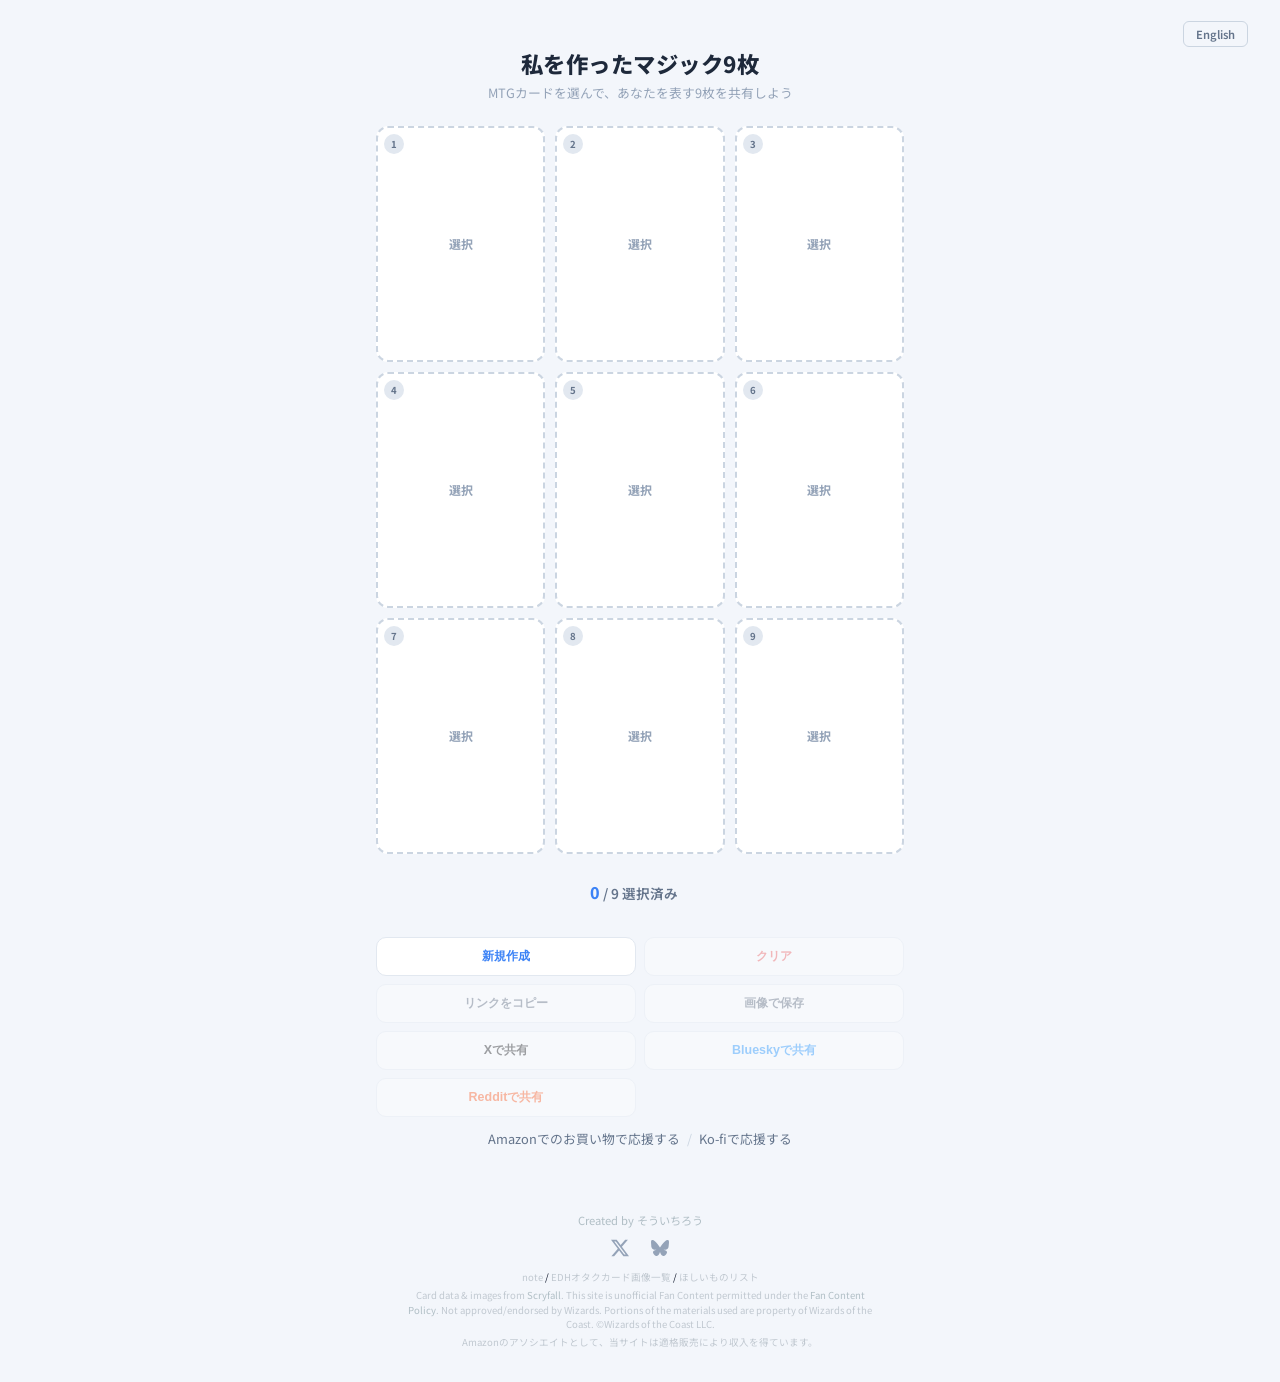
<file: index.html>
<!DOCTYPE html>
<html lang="ja">
<head>
<meta charset="UTF-8">
<meta name="viewport" content="width=device-width, initial-scale=1.0">
<title>私を作ったマジック9枚</title>
<meta name="description" content="MTGカードを選んで、あなたを表す9枚を共有しよう">
<meta property="og:title" content="私を作ったマジック9枚">
<meta property="og:description" content="MTGカードを選んで、あなたを表す9枚を共有しよう">
<meta property="og:url" content="https://soichirow.github.io/my-9-cards-mtg/">
<meta property="og:type" content="website">
<meta property="og:image" content="https://soichirow.github.io/my-9-cards-mtg/og-image.png">
<meta name="twitter:card" content="summary_large_image">
<meta name="twitter:title" content="私を作ったマジック9枚">
<meta name="twitter:description" content="MTGカードを選んで、あなたを表す9枚を共有しよう">
<meta name="twitter:image" content="https://soichirow.github.io/my-9-cards-mtg/og-image.png">
<link rel="icon" href="data:image/svg+xml,<svg xmlns='http://www.w3.org/2000/svg' viewBox='0 0 100 100'><text y='.9em' font-size='90'>🃏</text></svg>">
<link rel="preconnect" href="https://fonts.googleapis.com">
<link href="https://fonts.googleapis.com/css2?family=Noto+Sans+JP:wght@400;600;700;800&display=swap" rel="stylesheet">
<link rel="stylesheet" href="style.css">
<script async src="https://pagead2.googlesyndication.com/pagead/js/adsbygoogle.js?client=ca-pub-3478445572654677" crossorigin="anonymous"></script>
</head>
<body>

<header>
  <div class="lang-switch"><a href="en.html">English</a></div>
  <h1>私を作ったマジック9枚</h1>
  <p class="subtitle">MTGカードを選んで、あなたを表す9枚を共有しよう</p>
</header>

<main>
  <!-- 3×3 Grid -->
  <div class="grid-3x3" id="grid"></div>

  <!-- Status -->
  <div class="status-bar">
    <span class="count-label"><span id="countLabel">0</span> / 9 選択済み</span>
    <span class="count-hint" id="warn"></span>
  </div>
  <div class="restore-status" id="restoreStatus"></div>

  <!-- Actions -->
  <div class="actions">
    <button class="btn-action btn-new" id="newBtn">新規作成</button>
    <button class="btn-action btn-clear" id="clearBtn" disabled>クリア</button>
    <button class="btn-action btn-copy" id="copyBtn" disabled>リンクをコピー</button>
    <button class="btn-action btn-save" id="saveImgBtn" disabled>画像で保存</button>
    <button class="btn-action btn-tweet" id="tweetBtn" disabled>Xで共有</button>
    <button class="btn-action btn-bsky" id="bskyBtn" disabled>Blueskyで共有</button>
    <button class="btn-action btn-reddit" id="redditBtn" disabled>Redditで共有</button>
  </div>

  <div class="support-links">
    <a href="https://amzn.to/4unkFRa" target="_blank" rel="noopener">Amazonでのお買い物で応援する</a>
    <span class="support-sep">/</span>
    <a href="https://ko-fi.com/P5P11VGFXY" target="_blank" rel="noopener">Ko-fiで応援する</a>
  </div>
</main>

<footer>
  <p class="footer-credit">Created by そういちろう</p>
  <div class="footer-socials">
    <a href="https://x.com/black777cat" target="_blank" rel="noopener" title="X (Twitter)"><svg viewBox="0 0 24 24" fill="currentColor"><path d="M18.901 1.153h3.68l-8.04 9.19L24 22.846h-7.406l-5.8-7.584-6.638 7.584H.474l8.6-9.83L0 1.154h7.594l5.243 6.932ZM17.61 20.644h2.039L6.486 3.24H4.298Z"/></svg></a>
    <a href="https://bsky.app/profile/black777cat.bsky.social" target="_blank" rel="noopener" title="Bluesky"><svg viewBox="0 0 568 501" fill="currentColor"><path d="M123.121 33.664C188.241 82.553 258.281 181.68 284 234.873c25.719-53.192 95.759-152.32 160.879-201.21C491.866-1.611 568-28.906 568 57.947c0 17.346-9.945 145.713-15.778 166.555-20.275 72.453-94.155 90.933-159.875 79.748C507.222 323.8 536.444 388.56 473.333 453.32c-119.86 122.992-172.272-30.859-185.702-70.281-2.462-7.227-3.614-10.608-3.631-7.733-.017-2.875-1.169.506-3.631 7.733-13.43 39.422-65.842 193.273-185.702 70.281-63.111-64.76-33.889-129.52 80.986-149.071-65.72 11.185-139.6-7.295-159.875-79.748C10.945 203.659 1 75.291 1 57.946 1-28.906 76.134-1.611 123.121 33.664Z"/></svg></a>
  </div>
  <p class="footer-links"><a href="https://note.com/black777cat" target="_blank" rel="noopener">note</a> / <a href="https://script.google.com/macros/s/AKfycbyzDxiyZ-O987clfo7qRDG-I4-x1b4MiOTFCQrvvbTUiUxPPww0kgbHaYAKrTQouCnp/exec" target="_blank" rel="noopener">EDHオタクカード画像一覧</a> / <a href="https://www.amazon.jp/hz/wishlist/ls/1Z0X9ZM1D65A7?ref_=wl_share" target="_blank" rel="noopener">ほしいものリスト</a></p>
  <p class="footer-legal">Card data &amp; images from <a href="https://scryfall.com/" target="_blank" rel="noopener">Scryfall</a>. This site is unofficial Fan Content permitted under the <a href="https://company.wizards.com/en/legal/fancontentpolicy" target="_blank" rel="noopener">Fan Content Policy</a>. Not approved/endorsed by Wizards. Portions of the materials used are property of Wizards of the Coast. &copy;Wizards of the Coast LLC.</p>
  <p class="footer-legal">Amazonのアソシエイトとして、当サイトは適格販売により収入を得ています。</p>
</footer>

<!-- Search Modal -->
<div class="modal-overlay" id="modalOverlay">
  <div class="modal">
    <div class="modal-header">
      <span class="modal-title" id="modalTitle">カードを検索</span>
      <button class="modal-close" id="modalClose" aria-label="閉じる">&times;</button>
    </div>
    <div class="modal-search">
      <input type="text" id="searchInput" placeholder="カード名を入力（例: 稲妻、Black Lotus）">
      <button id="searchBtn">検索</button>
    </div>
    <div class="modal-options">
      <label class="option-label"><input type="checkbox" id="allLangCheck"> 日本語・英語以外のカードも表示</label>
    </div>
    <div class="modal-status" id="status"></div>
    <div class="modal-results" id="results"></div>
  </div>
</div>

<script src="app.js"></script>
</body>
</html>
</file>
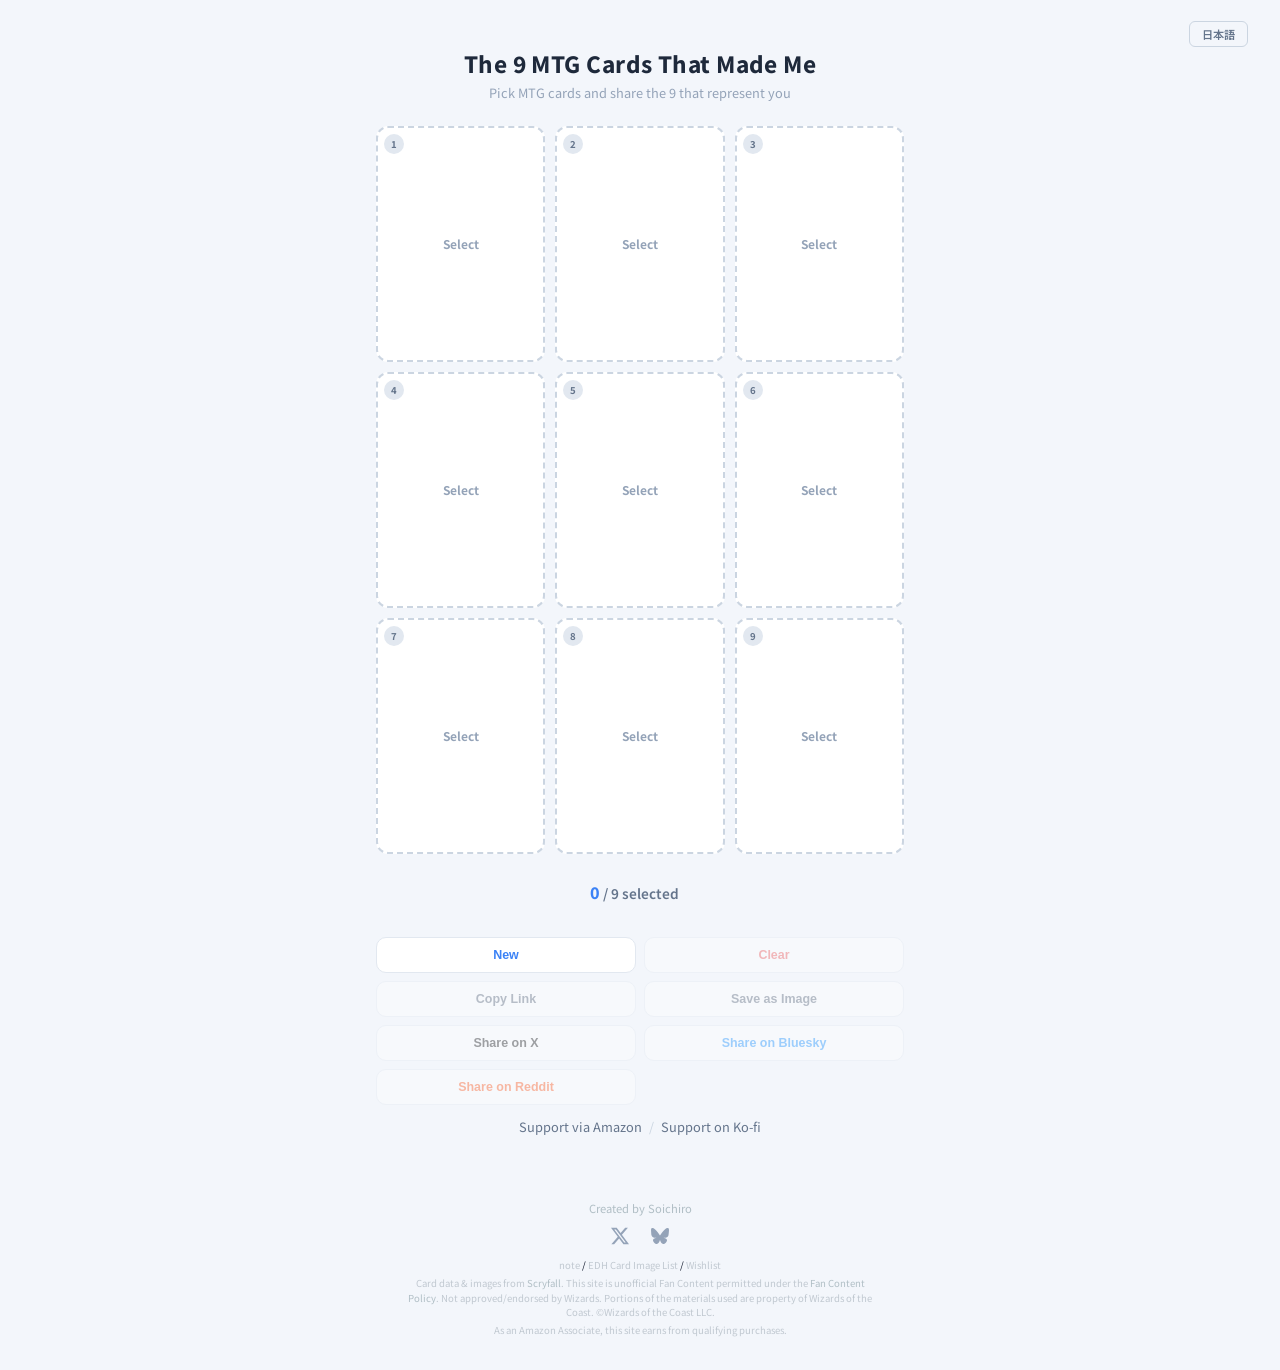
<file: en.html>
<!DOCTYPE html>
<html lang="en">
<head>
<meta charset="UTF-8">
<meta name="viewport" content="width=device-width, initial-scale=1.0">
<title>The 9 MTG Cards That Made Me</title>
<meta name="description" content="Pick MTG cards and share the 9 that represent you">
<meta property="og:title" content="The 9 MTG Cards That Made Me">
<meta property="og:description" content="Pick MTG cards and share the 9 that represent you">
<meta property="og:url" content="https://soichirow.github.io/my-9-cards-mtg/en.html">
<meta property="og:type" content="website">
<meta name="twitter:card" content="summary">
<meta name="twitter:title" content="The 9 MTG Cards That Made Me">
<meta name="twitter:description" content="Pick MTG cards and share the 9 that represent you">
<link rel="icon" href="data:image/svg+xml,<svg xmlns='http://www.w3.org/2000/svg' viewBox='0 0 100 100'><text y='.9em' font-size='90'>🃏</text></svg>">
<link rel="preconnect" href="https://fonts.googleapis.com">
<link href="https://fonts.googleapis.com/css2?family=Noto+Sans+JP:wght@400;600;700;800&display=swap" rel="stylesheet">
<link rel="stylesheet" href="style.css">
<script async src="https://pagead2.googlesyndication.com/pagead/js/adsbygoogle.js?client=ca-pub-3478445572654677" crossorigin="anonymous"></script>
</head>
<body>

<header>
  <div class="lang-switch"><a href="index.html">日本語</a></div>
  <h1>The 9 MTG Cards That Made Me</h1>
  <p class="subtitle">Pick MTG cards and share the 9 that represent you</p>
</header>

<main>
  <!-- 3×3 Grid -->
  <div class="grid-3x3" id="grid"></div>

  <!-- Status -->
  <div class="status-bar">
    <span class="count-label"><span id="countLabel">0</span> / 9 selected</span>
    <span class="count-hint" id="warn"></span>
  </div>
  <div class="restore-status" id="restoreStatus"></div>

  <!-- Actions -->
  <div class="actions">
    <button class="btn-action btn-new" id="newBtn">New</button>
    <button class="btn-action btn-clear" id="clearBtn" disabled>Clear</button>
    <button class="btn-action btn-copy" id="copyBtn" disabled>Copy Link</button>
    <button class="btn-action btn-save" id="saveImgBtn" disabled>Save as Image</button>
    <button class="btn-action btn-tweet" id="tweetBtn" disabled>Share on X</button>
    <button class="btn-action btn-bsky" id="bskyBtn" disabled>Share on Bluesky</button>
    <button class="btn-action btn-reddit" id="redditBtn" disabled>Share on Reddit</button>
  </div>

  <div class="support-links">
    <a href="https://amzn.to/4unkFRa" target="_blank" rel="noopener">Support via Amazon</a>
    <span class="support-sep">/</span>
    <a href="https://ko-fi.com/P5P11VGFXY" target="_blank" rel="noopener">Support on Ko-fi</a>
  </div>
</main>

<footer>
  <p class="footer-credit">Created by Soichiro</p>
  <div class="footer-socials">
    <a href="https://x.com/black777cat" target="_blank" rel="noopener" title="X (Twitter)"><svg viewBox="0 0 24 24" fill="currentColor"><path d="M18.901 1.153h3.68l-8.04 9.19L24 22.846h-7.406l-5.8-7.584-6.638 7.584H.474l8.6-9.83L0 1.154h7.594l5.243 6.932ZM17.61 20.644h2.039L6.486 3.24H4.298Z"/></svg></a>
    <a href="https://bsky.app/profile/black777cat.bsky.social" target="_blank" rel="noopener" title="Bluesky"><svg viewBox="0 0 568 501" fill="currentColor"><path d="M123.121 33.664C188.241 82.553 258.281 181.68 284 234.873c25.719-53.192 95.759-152.32 160.879-201.21C491.866-1.611 568-28.906 568 57.947c0 17.346-9.945 145.713-15.778 166.555-20.275 72.453-94.155 90.933-159.875 79.748C507.222 323.8 536.444 388.56 473.333 453.32c-119.86 122.992-172.272-30.859-185.702-70.281-2.462-7.227-3.614-10.608-3.631-7.733-.017-2.875-1.169.506-3.631 7.733-13.43 39.422-65.842 193.273-185.702 70.281-63.111-64.76-33.889-129.52 80.986-149.071-65.72 11.185-139.6-7.295-159.875-79.748C10.945 203.659 1 75.291 1 57.946 1-28.906 76.134-1.611 123.121 33.664Z"/></svg></a>
  </div>
  <p class="footer-links"><a href="https://note.com/black777cat" target="_blank" rel="noopener">note</a> / <a href="https://script.google.com/macros/s/AKfycbyzDxiyZ-O987clfo7qRDG-I4-x1b4MiOTFCQrvvbTUiUxPPww0kgbHaYAKrTQouCnp/exec" target="_blank" rel="noopener">EDH Card Image List</a> / <a href="https://www.amazon.jp/hz/wishlist/ls/1Z0X9ZM1D65A7?ref_=wl_share" target="_blank" rel="noopener">Wishlist</a></p>
  <p class="footer-legal">Card data &amp; images from <a href="https://scryfall.com/" target="_blank" rel="noopener">Scryfall</a>. This site is unofficial Fan Content permitted under the <a href="https://company.wizards.com/en/legal/fancontentpolicy" target="_blank" rel="noopener">Fan Content Policy</a>. Not approved/endorsed by Wizards. Portions of the materials used are property of Wizards of the Coast. &copy;Wizards of the Coast LLC.</p>
  <p class="footer-legal">As an Amazon Associate, this site earns from qualifying purchases.</p>
</footer>

<!-- Search Modal -->
<div class="modal-overlay" id="modalOverlay">
  <div class="modal">
    <div class="modal-header">
      <span class="modal-title" id="modalTitle">Search Cards</span>
      <button class="modal-close" id="modalClose" aria-label="Close">&times;</button>
    </div>
    <div class="modal-search">
      <input type="text" id="searchInput" placeholder="Enter card name (e.g. Lightning Bolt, Black Lotus)">
      <button id="searchBtn">Search</button>
    </div>
    <div class="modal-options">
      <label class="option-label"><input type="checkbox" id="allLangCheck"> Show cards in other languages</label>
    </div>
    <div class="modal-status" id="status"></div>
    <div class="modal-results" id="results"></div>
  </div>
</div>

<script>
window.SITE_LANG = {
  slotChange: function (n) { return "Change slot " + n; },
  slotAdd: function (n) { return "Add card to slot " + n; },
  versionsOf: function (name) { return name + " — Versions"; },
  loadingVersions: "Loading versions...",
  fetchError: "Fetch error",
  versionsCount: function (n) { return n + " versions"; },
  networkError: function (msg) { return "Network error: " + msg; },
  canPickMore: function (remaining, count) { return remaining + " more to go (shareable with " + count + ")"; },
  allSelected: "All 9 selected!",
  select: "Select",
  change: "Change",
  altVer: "Versions",
  remove: "Remove",
  confirmNew: "Clear current selection and start fresh?",
  confirmClear: "Clear all cards?",
  noResults: "No results found",
  add: "Add",
  verOpen: "\u25b2 Versions",
  verClosed: "\u25bc Versions",
  verLoading: "Loading",
  verNone: "No versions",
  enterQuery: "Enter a search query",
  searching: "Searching...",
  showingOf: function (shown, total) { return "Showing " + shown + " of " + total; },
  showMore: function (shown, total) { return "Show more (" + shown + " / " + total + ")"; },
  loading: "Loading...",
  loadError: "Load error. Tap to retry",
  sourceLink: "link",
  sourceLocal: "last session",
  restoringFrom: function (src) { return "Restoring cards from " + src + "..."; },
  restoredPartial: function (ok, fail) { return "Restored " + ok + " cards (" + fail + " could not be loaded)"; },
  restoredAll: function (n) { return "Restored " + n + " cards"; },
  restoreError: function (msg) { return "Restore error: " + msg; },
  linkCopied: "Link copied!",
  copyFailed: "Copy failed. Please copy the URL manually.",
  shareText: function (url) { return "The 9 MTG Cards That Made Me\n#My9MTGCards #私を作ったマジック9枚\n" + url; },
  imageTitle: "The 9 MTG Cards That Made Me",
  generating: "Generating...",
  shared: "Shared!",
  imageSaved: "Image saved!",
  imageError: function (msg) { return "Failed to generate image: " + msg; },
  saveAsImage: "Save as Image",
  searchError: function (msg) { return "Search error: " + msg; },
  selectedLabel: "selected",
  langFilterLabel: "Show cards in other languages"
};
</script>
<script src="app.js"></script>
</body>
</html>
</file>
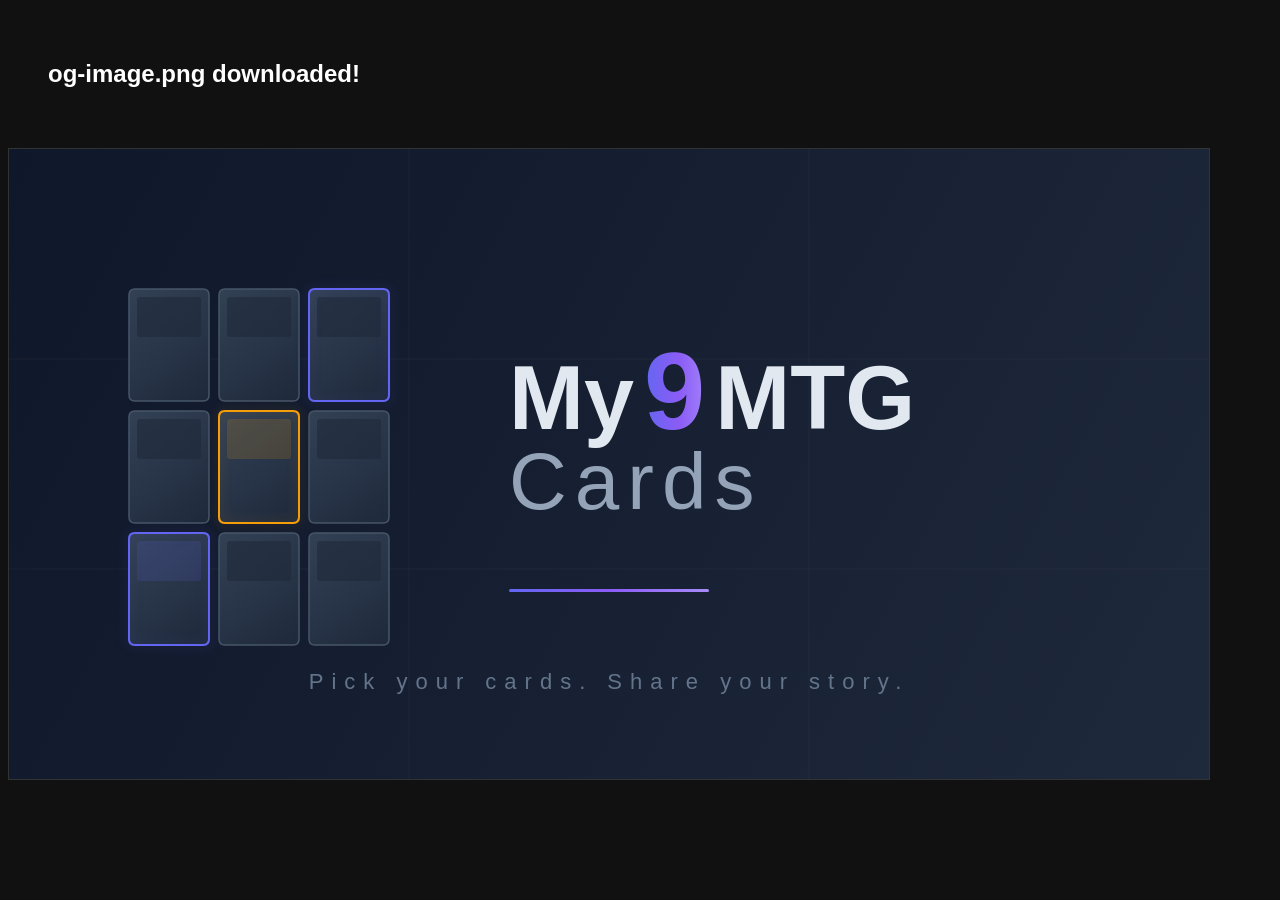
<file: generate-og.html>
<!DOCTYPE html>
<html><head><meta charset="UTF-8"><title>OG Image Generator</title></head>
<body>
<canvas id="c" width="1200" height="630"></canvas>
<script>
var canvas = document.getElementById("c");
var ctx = canvas.getContext("2d");

// Background gradient
var bg = ctx.createLinearGradient(0, 0, 1200, 630);
bg.addColorStop(0, "#0f172a");
bg.addColorStop(1, "#1e293b");
ctx.fillStyle = bg;
ctx.fillRect(0, 0, 1200, 630);

// Subtle grid lines
ctx.globalAlpha = 0.03;
ctx.strokeStyle = "white";
ctx.lineWidth = 1;
[400, 800].forEach(function(x) { ctx.beginPath(); ctx.moveTo(x,0); ctx.lineTo(x,630); ctx.stroke(); });
[210, 420].forEach(function(y) { ctx.beginPath(); ctx.moveTo(0,y); ctx.lineTo(1200,y); ctx.stroke(); });
ctx.globalAlpha = 1;

// 3x3 Card Grid
var ox = 120, oy = 140;
var cw = 80, ch = 112, gap = 10;
var accents = [[2,0],[1,1],[0,2]]; // highlighted cards
var accentColors = ["#6366f1", "#f59e0b", "#6366f1"];

for (var row = 0; row < 3; row++) {
  for (var col = 0; col < 3; col++) {
    var x = ox + col * (cw + gap);
    var y = oy + row * (ch + gap);

    // Card background
    var cf = ctx.createLinearGradient(x, y, x + cw, y + ch);
    cf.addColorStop(0, "#334155");
    cf.addColorStop(1, "#1e293b");
    ctx.fillStyle = cf;
    roundRect(ctx, x, y, cw, ch, 6);
    ctx.fill();

    // Border
    var isAccent = accents.some(function(a) { return a[0] === col && a[1] === row; });
    ctx.strokeStyle = isAccent ? accentColors[accents.findIndex(function(a) { return a[0] === col && a[1] === row; })] : "#475569";
    ctx.lineWidth = isAccent ? 2 : 1.5;
    roundRect(ctx, x, y, cw, ch, 6);
    ctx.stroke();

    // Inner art box
    var boxColor = "#1e293b";
    var boxAlpha = 0.6;
    if (col === 1 && row === 1) { boxColor = "#f59e0b"; boxAlpha = 0.15; }
    if (col === 0 && row === 2) { boxColor = "#6366f1"; boxAlpha = 0.15; }
    ctx.globalAlpha = boxAlpha;
    ctx.fillStyle = boxColor;
    roundRect(ctx, x + 8, y + 8, cw - 16, 40, 3);
    ctx.fill();
    ctx.globalAlpha = 1;

    // Glow for accent cards
    if (isAccent) {
      ctx.globalAlpha = 0.3;
      ctx.shadowColor = ctx.strokeStyle;
      ctx.shadowBlur = 12;
      roundRect(ctx, x, y, cw, ch, 6);
      ctx.stroke();
      ctx.shadowBlur = 0;
      ctx.globalAlpha = 1;
    }
  }
}

// "My" text
ctx.font = "800 90px 'Segoe UI', 'Helvetica Neue', Arial, sans-serif";
ctx.fillStyle = "#e2e8f0";
ctx.textBaseline = "alphabetic";
ctx.fillText("My", 500, 280);

// "9" with gradient
var mw = ctx.measureText("My").width;
ctx.font = "900 110px 'Segoe UI', 'Helvetica Neue', Arial, sans-serif";
var nineGrad = ctx.createLinearGradient(500 + mw + 10, 0, 500 + mw + 80, 0);
nineGrad.addColorStop(0, "#6366f1");
nineGrad.addColorStop(0.5, "#8b5cf6");
nineGrad.addColorStop(1, "#a78bfa");
ctx.fillStyle = nineGrad;
ctx.fillText("9", 500 + mw + 10, 280);

// "MTG"
var nw = ctx.measureText("9").width;
ctx.font = "800 90px 'Segoe UI', 'Helvetica Neue', Arial, sans-serif";
ctx.fillStyle = "#e2e8f0";
ctx.fillText("MTG", 500 + mw + nw + 20, 280);

// "Cards"
ctx.font = "300 80px 'Segoe UI', 'Helvetica Neue', Arial, sans-serif";
ctx.fillStyle = "#94a3b8";
ctx.letterSpacing = "8px";
ctx.fillText("Cards", 500, 360);

// Decorative line
var lineGrad = ctx.createLinearGradient(500, 0, 700, 0);
lineGrad.addColorStop(0, "#6366f1");
lineGrad.addColorStop(0.5, "#8b5cf6");
lineGrad.addColorStop(1, "#a78bfa");
ctx.fillStyle = lineGrad;
roundRect(ctx, 500, 440, 200, 3, 1.5);
ctx.fill();

// Tagline
ctx.font = "400 22px 'Segoe UI', 'Helvetica Neue', Arial, sans-serif";
ctx.fillStyle = "#64748b";
ctx.textAlign = "center";
ctx.fillText("Pick your cards. Share your story.", 600, 540);
ctx.textAlign = "start";

// Download
setTimeout(function() {
  var link = document.createElement("a");
  link.download = "og-image.png";
  link.href = canvas.toDataURL("image/png");
  link.click();
  document.body.innerHTML = "<h2 style='color:#fff;font-family:sans-serif;padding:40px;'>og-image.png downloaded!</h2>" + "<img src='" + canvas.toDataURL("image/png") + "' style='max-width:100%;border:1px solid #333;'>";
  document.body.style.background = "#111";
}, 500);

function roundRect(ctx, x, y, w, h, r) {
  ctx.beginPath();
  ctx.moveTo(x + r, y);
  ctx.lineTo(x + w - r, y);
  ctx.quadraticCurveTo(x + w, y, x + w, y + r);
  ctx.lineTo(x + w, y + h - r);
  ctx.quadraticCurveTo(x + w, y + h, x + w - r, y + h);
  ctx.lineTo(x + r, y + h);
  ctx.quadraticCurveTo(x, y + h, x, y + h - r);
  ctx.lineTo(x, y + r);
  ctx.quadraticCurveTo(x, y, x + r, y);
  ctx.closePath();
}
</script>
</body>
</html>
</file>
<file: style.css>
*, *::before, *::after { box-sizing: border-box; margin: 0; padding: 0; }

body {
  font-family: "Noto Sans JP", -apple-system, BlinkMacSystemFont, "Segoe UI", Roboto, sans-serif;
  background: #f3f6fb;
  color: #0f172a;
  min-height: 100vh;
}

/* ── Language Switch ── */
.lang-switch {
  text-align: right;
  padding: 8px 16px 0;
}

.lang-switch a {
  display: inline-block;
  padding: 4px 12px;
  border: 1px solid #cbd5e1;
  border-radius: 6px;
  font-size: 0.7rem;
  font-weight: 600;
  color: #64748b;
  text-decoration: none;
  transition: background 0.2s, border-color 0.2s;
}

.lang-switch a:hover {
  background: #eff6ff;
  border-color: #93c5fd;
  color: #3b82f6;
}

/* ── Header ── */
header {
  text-align: center;
  padding: 12px 16px 8px;
}

h1 {
  font-size: 1.4rem;
  font-weight: 800;
  color: #1e293b;
  letter-spacing: 0.02em;
}

.subtitle {
  color: #94a3b8;
  font-size: 0.8rem;
  margin-top: 4px;
}

/* ── Main ── */
main {
  max-width: 480px;
  margin: 0 auto;
  padding: 16px 16px 48px;
}

/* ── 3×3 Grid ── */
.grid-3x3 {
  display: grid;
  grid-template-columns: repeat(3, 1fr);
  gap: 8px;
}

.grid-slot {
  aspect-ratio: 488 / 680;
  border-radius: 12px;
  overflow: hidden;
  position: relative;
  cursor: pointer;
  border: 2px dashed #cbd5e1;
  background: #fff;
  display: flex;
  flex-direction: column;
  align-items: center;
  justify-content: center;
  transition: border-color 0.2s, box-shadow 0.2s;
}

.grid-slot:hover {
  border-color: #94a3b8;
}

.grid-slot .slot-label {
  font-size: 0.75rem;
  font-weight: 700;
  color: #94a3b8;
}

.grid-slot .slot-number {
  position: absolute;
  top: 6px;
  left: 6px;
  background: #e2e8f0;
  color: #64748b;
  width: 20px;
  height: 20px;
  border-radius: 50%;
  display: flex;
  align-items: center;
  justify-content: center;
  font-size: 0.6rem;
  font-weight: 700;
}

/* Filled slot */
.grid-slot.filled {
  border: none;
  cursor: grab;
  box-shadow: 0 2px 8px rgba(0, 0, 0, 0.1);
}

.grid-slot.filled .slot-number {
  background: rgba(0, 0, 0, 0.5);
  color: #fff;
}

.grid-slot.filled img {
  width: 100%;
  height: 100%;
  object-fit: cover;
  display: block;
}

.grid-slot.filled:hover .card-hover,
.grid-slot.filled .card-hover.active {
  opacity: 1;
}

.card-hover {
  position: absolute;
  inset: 0;
  background: rgba(0, 0, 0, 0.5);
  display: flex;
  flex-direction: column;
  align-items: center;
  justify-content: center;
  gap: 6px;
  opacity: 0;
  transition: opacity 0.2s;
  pointer-events: none;
}

/* Mobile: show overlay on tap */
@media (hover: none) {
  .grid-slot.filled .card-hover {
    opacity: 0;
  }
}

.card-hover-btn {
  padding: 6px 16px;
  border: none;
  border-radius: 8px;
  font-size: 0.7rem;
  font-weight: 700;
  cursor: pointer;
  pointer-events: auto;
}

.card-hover-btn.change {
  background: #fff;
  color: #1e293b;
}

.card-hover-btn.version {
  background: transparent;
  color: #93c5fd;
  border: 1px solid #93c5fd;
}

.card-hover-btn.remove {
  background: transparent;
  color: #fca5a5;
  border: 1px solid #fca5a5;
}

.card-hover-btn.change:hover { background: #f1f5f9; }
.card-hover-btn.version:hover { background: rgba(147, 197, 253, 0.15); }
.card-hover-btn.remove:hover { background: rgba(252, 165, 165, 0.15); }

/* Drag states */
.grid-slot.dragging { opacity: 0.4; cursor: grabbing; }

.grid-slot.drag-over {
  border: 2px solid #3b82f6 !important;
  box-shadow: 0 0 12px rgba(59, 130, 246, 0.3);
}

/* ── Status Bar ── */
.status-bar {
  display: flex;
  align-items: center;
  justify-content: center;
  gap: 12px;
  margin-top: 16px;
  padding: 10px 0;
}

.count-label {
  font-size: 0.85rem;
  color: #64748b;
  font-weight: 600;
}

.count-label span {
  color: #3b82f6;
  font-weight: 800;
  font-size: 1rem;
}

.count-hint {
  font-size: 0.75rem;
  color: #94a3b8;
}

.restore-status {
  text-align: center;
  font-size: 0.8rem;
  color: #94a3b8;
  min-height: 1.2em;
  margin-bottom: 4px;
}

.restore-status.error { color: #ef4444; }

/* ── Action Buttons ── */
.actions {
  display: grid;
  grid-template-columns: repeat(2, 1fr);
  gap: 8px;
  margin-top: 8px;
}

.btn-action {
  flex: 1;
  padding: 10px 8px;
  border: 1px solid #e2e8f0;
  border-radius: 10px;
  background: #fff;
  color: #475569;
  font-size: 0.78rem;
  font-weight: 600;
  cursor: pointer;
  transition: background 0.2s, border-color 0.2s, color 0.2s;
}

.btn-action:hover { background: #f8fafc; border-color: #cbd5e1; }
.btn-action:disabled { opacity: 0.35; cursor: not-allowed; }

.btn-new { color: #3b82f6; }
.btn-new:hover { background: #eff6ff; border-color: #93c5fd; }

.btn-clear { color: #ef4444; }
.btn-clear:hover:not(:disabled) { background: #fef2f2; border-color: #fecaca; }

.btn-copy:hover:not(:disabled) { color: #3b82f6; border-color: #93c5fd; background: #eff6ff; }

.btn-save:hover:not(:disabled) { color: #10b981; border-color: #6ee7b7; background: #ecfdf5; }

.btn-tweet { color: #000; }
.btn-tweet:hover:not(:disabled) { background: #f0f0f0; border-color: #999; }

.btn-bsky { color: #0085ff; }
.btn-bsky:hover:not(:disabled) { background: #eff8ff; border-color: #7ec4ff; }

.btn-reddit { color: #ff4500; }
.btn-reddit:hover:not(:disabled) { background: #fff5f0; border-color: #ffb89a; }

.support-links {
  text-align: center;
  margin-top: 12px;
  font-size: 0.8rem;
}

.support-links a {
  color: #64748b;
  text-decoration: none;
}

.support-links a:hover {
  color: #3b82f6;
  text-decoration: underline;
}

.support-sep {
  color: #cbd5e1;
  margin: 0 4px;
}

/* ── Modal ── */
.modal-overlay {
  display: none;
  position: fixed;
  inset: 0;
  z-index: 100;
  background: rgba(0, 0, 0, 0.4);
  backdrop-filter: blur(4px);
  align-items: flex-end;
  justify-content: center;
}

.modal-overlay.open {
  display: flex;
}

.modal {
  background: #fff;
  border-radius: 20px 20px 0 0;
  width: 100%;
  max-width: 540px;
  max-height: 85vh;
  display: flex;
  flex-direction: column;
  animation: slideUp 0.25s ease-out;
}

@keyframes slideUp {
  from { transform: translateY(100%); }
  to { transform: translateY(0); }
}

.modal-header {
  display: flex;
  align-items: center;
  justify-content: space-between;
  padding: 16px 20px 8px;
}

.modal-title {
  font-size: 1rem;
  font-weight: 700;
  color: #1e293b;
}

.modal-close {
  width: 32px;
  height: 32px;
  border: none;
  border-radius: 50%;
  background: #f1f5f9;
  color: #64748b;
  font-size: 1.2rem;
  cursor: pointer;
  display: flex;
  align-items: center;
  justify-content: center;
  transition: background 0.2s;
}

.modal-close:hover { background: #e2e8f0; }

.modal-search {
  display: flex;
  gap: 8px;
  padding: 8px 20px 12px;
}

.modal-search input {
  flex: 1;
  padding: 10px 14px;
  border: 1px solid #e2e8f0;
  border-radius: 10px;
  background: #f8fafc;
  color: #1e293b;
  font-size: 0.9rem;
  outline: none;
  transition: border-color 0.2s, box-shadow 0.2s;
}

.modal-search input:focus {
  border-color: #3b82f6;
  box-shadow: 0 0 0 3px rgba(59, 130, 246, 0.1);
  background: #fff;
}

.modal-search button {
  padding: 10px 18px;
  border: none;
  border-radius: 10px;
  background: #3b82f6;
  color: #fff;
  font-weight: 700;
  font-size: 0.9rem;
  cursor: pointer;
  white-space: nowrap;
  transition: background 0.2s;
}

.modal-search button:hover { background: #2563eb; }
.modal-search button:disabled { background: #cbd5e1; cursor: not-allowed; }

.modal-options {
  padding: 2px 20px 6px;
}
.option-label {
  display: inline-flex;
  align-items: center;
  gap: 6px;
  font-size: 0.78rem;
  color: #64748b;
  cursor: pointer;
  user-select: none;
}
.option-label input[type="checkbox"] {
  width: 15px;
  height: 15px;
  accent-color: #3b82f6;
  cursor: pointer;
}

.modal-status {
  padding: 0 20px;
  font-size: 0.8rem;
  color: #94a3b8;
  min-height: 1.2em;
}

.modal-status.error { color: #ef4444; }

.modal-results {
  flex: 1;
  overflow-y: auto;
  padding: 8px 12px 20px;
}

/* ── Result Cards in Modal ── */
.result-card {
  display: flex;
  align-items: center;
  gap: 12px;
  padding: 10px;
  border-radius: 12px;
  cursor: pointer;
  transition: background 0.15s;
}

.result-card:hover { background: #f1f5f9; }
.result-card:active { background: #e2e8f0; }

.result-card .result-img {
  width: 52px;
  flex: 0 0 52px;
  aspect-ratio: 488 / 680;
  border-radius: 6px;
  object-fit: cover;
  background: #e2e8f0;
}

.result-card .result-info {
  flex: 1;
  min-width: 0;
}

.result-card .result-name {
  font-size: 0.85rem;
  font-weight: 700;
  color: #1e293b;
  white-space: nowrap;
  overflow: hidden;
  text-overflow: ellipsis;
}

.result-card .result-meta {
  font-size: 0.7rem;
  color: #94a3b8;
  margin-top: 2px;
}

.result-card .result-actions {
  display: flex;
  gap: 4px;
  flex: 0 0 auto;
}

.result-add-btn {
  padding: 6px 14px;
  border: none;
  border-radius: 8px;
  background: #3b82f6;
  color: #fff;
  font-weight: 700;
  font-size: 0.75rem;
  cursor: pointer;
  transition: background 0.2s;
  white-space: nowrap;
}

.result-add-btn:hover { background: #2563eb; }

.result-add-btn:disabled {
  background: #e2e8f0;
  color: #94a3b8;
  cursor: not-allowed;
}

.result-ver-btn {
  padding: 6px 8px;
  border: none;
  border-radius: 8px;
  background: #f1f5f9;
  color: #64748b;
  font-weight: 600;
  font-size: 0.65rem;
  cursor: pointer;
  transition: background 0.2s;
  white-space: nowrap;
}

.result-ver-btn:hover { background: #e2e8f0; }
.result-ver-btn.open { color: #3b82f6; }

/* Version row */
.versions-row {
  display: flex;
  gap: 8px;
  padding: 10px 12px;
  overflow-x: auto;
  -webkit-overflow-scrolling: touch;
  overscroll-behavior-x: contain;
  scroll-snap-type: x proximity;
  margin: 0 10px 4px;
  background: #f8fafc;
  border-radius: 10px;
  min-height: 100px;
}

.versions-row::-webkit-scrollbar { height: 6px; }
.versions-row::-webkit-scrollbar-track { background: #e2e8f0; border-radius: 3px; }
.versions-row::-webkit-scrollbar-thumb { background: #94a3b8; border-radius: 3px; }

.ver-item {
  flex: 0 0 auto;
  width: 72px;
  text-align: center;
  cursor: pointer;
  border-radius: 8px;
  padding: 4px;
  transition: background 0.15s;
  scroll-snap-align: start;
}

.ver-item:hover { background: #e2e8f0; }

.ver-item img {
  width: 100%;
  aspect-ratio: 488 / 680;
  object-fit: cover;
  border-radius: 4px;
  display: block;
  background: #e2e8f0;
}

.ver-item .ver-label {
  font-size: 0.55rem;
  color: #94a3b8;
  margin-top: 2px;
  line-height: 1.2;
  overflow: hidden;
  text-overflow: ellipsis;
  white-space: nowrap;
}

.ver-loading {
  display: flex;
  align-items: center;
  padding: 8px 16px;
  color: #94a3b8;
  font-size: 0.75rem;
}

/* ── No Image placeholder ── */
.no-image {
  width: 52px;
  flex: 0 0 52px;
  aspect-ratio: 488 / 680;
  border-radius: 6px;
  background: #e2e8f0;
  display: flex;
  align-items: center;
  justify-content: center;
  color: #94a3b8;
  font-size: 0.55rem;
}

/* ── Loading ── */
.loading {
  text-align: center;
  padding: 32px;
  color: #94a3b8;
}

.spinner {
  display: inline-block;
  width: 20px;
  height: 20px;
  border: 3px solid #e2e8f0;
  border-top-color: #3b82f6;
  border-radius: 50%;
  animation: spin 0.8s linear infinite;
  margin-right: 8px;
  vertical-align: middle;
}

@keyframes spin { to { transform: rotate(360deg); } }

/* ── Load More ── */
.load-more-btn {
  display: block;
  width: 100%;
  padding: 12px;
  margin-top: 8px;
  border: 1px solid #e2e8f0;
  border-radius: 10px;
  background: #fff;
  color: #3b82f6;
  font-size: 0.85rem;
  font-weight: 600;
  cursor: pointer;
  transition: background 0.2s, border-color 0.2s;
}

.load-more-btn:hover { background: #eff6ff; border-color: #93c5fd; }
.load-more-btn:disabled { color: #94a3b8; cursor: wait; }

/* ── Footer ── */
footer {
  text-align: center;
  padding: 16px 16px 32px;
}

.footer-credit {
  font-size: 0.7rem;
  color: #b0bec5;
}

.footer-socials {
  display: flex;
  justify-content: center;
  gap: 12px;
  margin: 6px 0 8px;
}

.footer-socials a {
  display: flex;
  align-items: center;
  justify-content: center;
  width: 28px;
  height: 28px;
  color: #94a3b8;
  transition: color 0.2s;
}

.footer-socials a:hover { color: #475569; }

.footer-socials svg {
  width: 18px;
  height: 18px;
}

.footer-links {
  margin-top: 2px;
  font-size: 0.6rem;
}

.footer-links a {
  color: #c0c8d0;
  text-decoration: none;
}

.footer-links a:hover, .footer-credit a:hover, .footer-legal a:hover {
  color: #3b82f6;
  text-decoration: underline;
}

.footer-legal {
  margin-top: 4px;
  font-size: 0.6rem;
  color: #c0c8d0;
  line-height: 1.5;
  max-width: 480px;
  margin-left: auto;
  margin-right: auto;
}

.footer-legal a {
  color: #b0bec5;
  text-decoration: none;
}

/* ── Desktop: wider grid ── */
@media (min-width: 600px) {
  main { max-width: 560px; }
  .grid-3x3 { gap: 10px; }
  .modal {
    border-radius: 20px;
    margin-bottom: 40px;
    max-height: 75vh;
  }
  .modal-overlay {
    align-items: center;
  }
}
</file>
